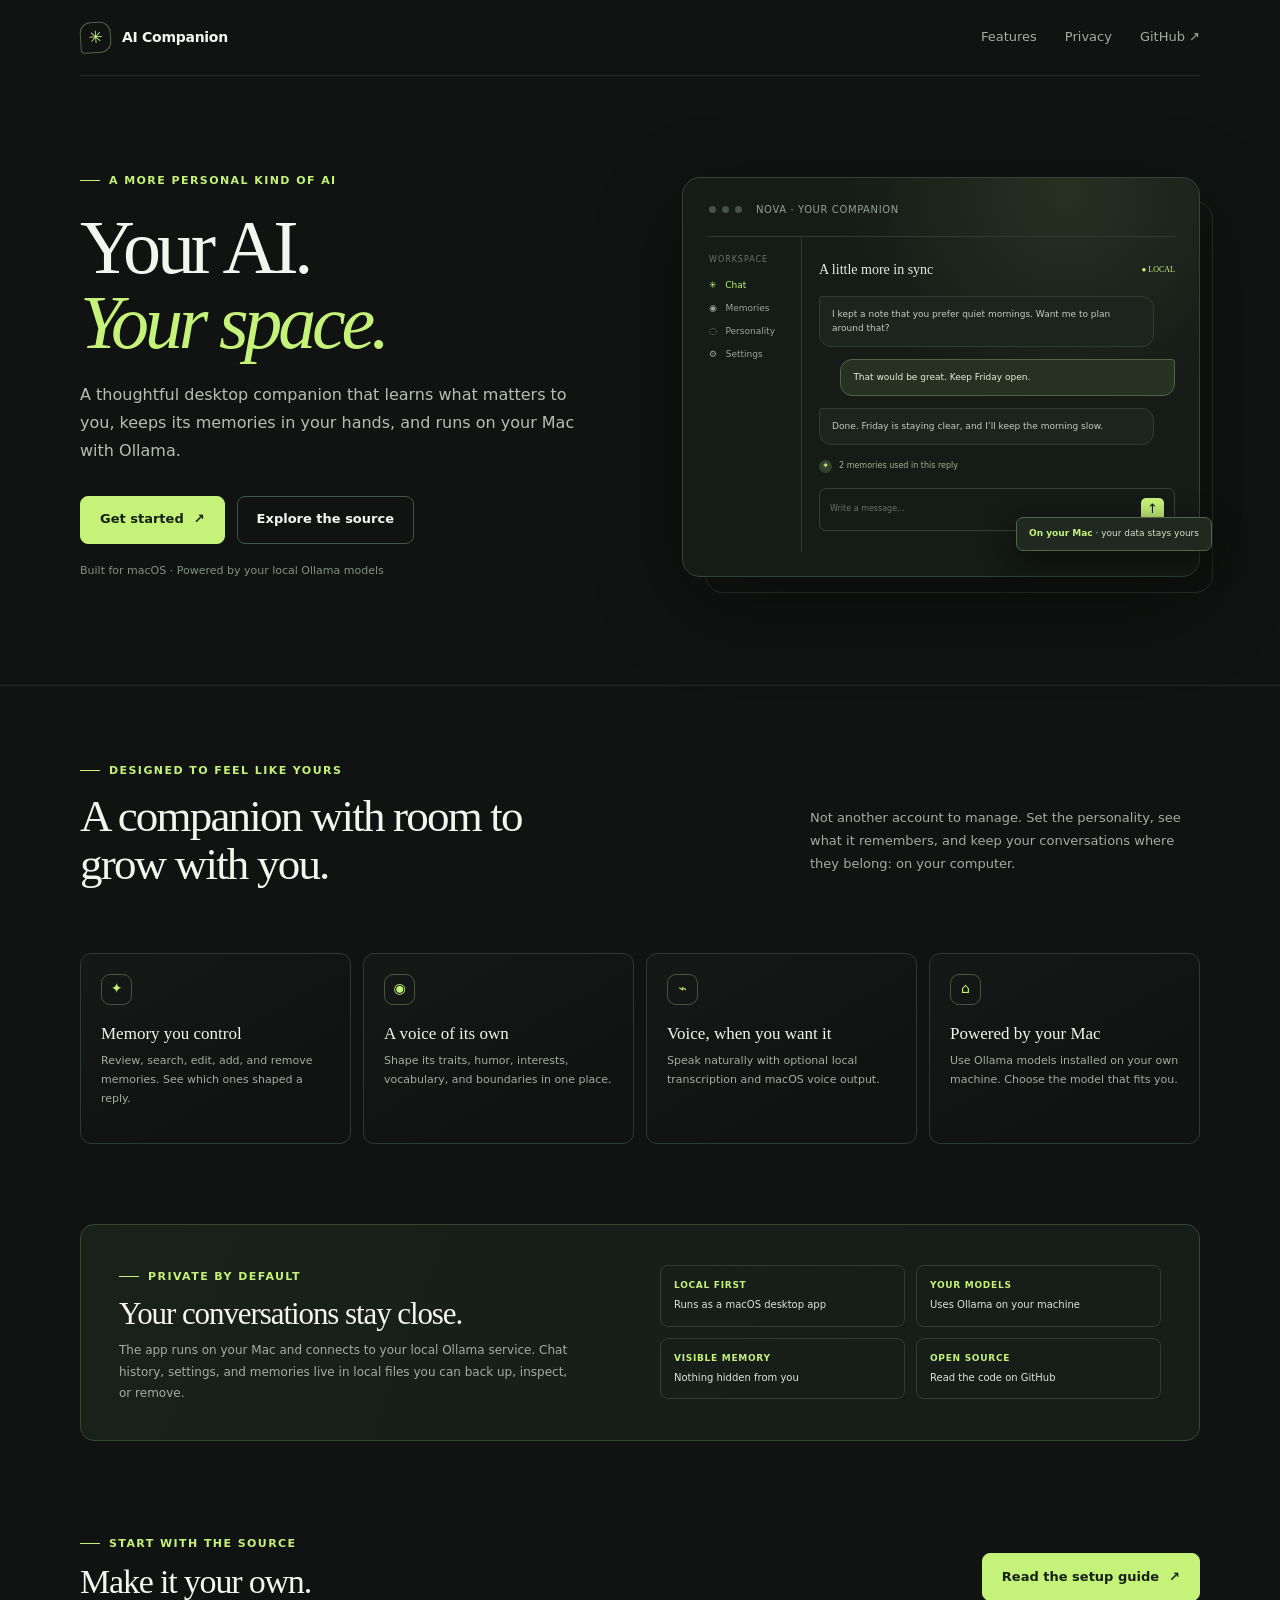
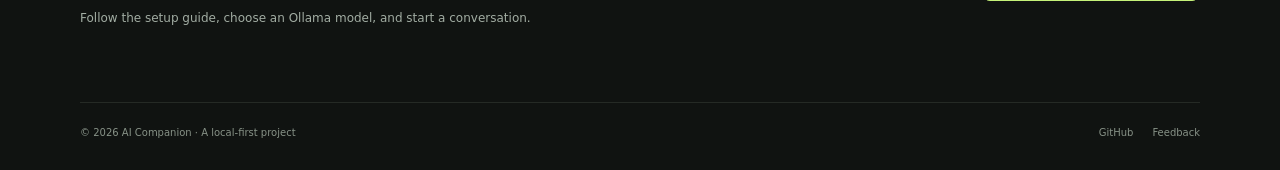
<file: site/index.html>
<!doctype html>
<html lang="en">
<head>
  <meta charset="utf-8">
  <meta name="viewport" content="width=device-width, initial-scale=1">
  <meta name="theme-color" content="#101311">
  <meta name="description" content="A local-first AI companion for macOS with editable memory, a configurable personality, voice, and Ollama.">
  <title>AI Companion — Your AI, on your Mac</title>
  <style>
    :root {
      color-scheme: dark;
      --bg: #101311;
      --panel: #171d19;
      --panel-2: #1d2520;
      --ink: #f3f5ee;
      --muted: #a2ada3;
      --line: #303b33;
      --lime: #c5f279;
      --mint: #b7e8d1;
      --serif: Georgia, 'Times New Roman', serif;
      font-family: Inter, ui-sans-serif, system-ui, -apple-system, BlinkMacSystemFont, 'Segoe UI', sans-serif;
    }
    * { box-sizing: border-box; }
    html { scroll-behavior: smooth; }
    body { margin: 0; background: var(--bg); color: var(--ink); line-height: 1.55; }
    a { color: inherit; text-decoration: none; }
    .wrap { width: min(1120px, calc(100% - 48px)); margin: 0 auto; }
    .nav { height: 76px; display: flex; align-items: center; justify-content: space-between; border-bottom: 1px solid rgba(211,229,203,.1); }
    .brand { display: inline-flex; align-items: center; gap: 11px; font-size: 14px; font-weight: 650; letter-spacing: -.02em; }
    .mark { width: 31px; height: 31px; display: grid; place-items: center; border: 1px solid #4e6344; border-radius: 11px 11px 11px 4px; color: var(--lime); font-size: 17px; transform: rotate(-4deg); }
    .brand span:last-child { transform: none; }
    .navlinks { display: flex; align-items: center; gap: 28px; color: var(--muted); font-size: 13px; }
    .navlinks a:hover, .text-link:hover { color: var(--lime); }
    .button { display: inline-flex; align-items: center; justify-content: center; gap: 10px; min-height: 48px; padding: 0 19px; border: 1px solid var(--lime); border-radius: 8px; background: var(--lime); color: #182016; font-size: 13px; font-weight: 750; transition: transform .18s ease, background .18s ease; }
    .button:hover { transform: translateY(-2px); background: #d5ff92; }
    .button.secondary { border-color: #455348; background: transparent; color: var(--ink); }
    .button.secondary:hover { border-color: var(--lime); color: var(--lime); }
    .hero { display: grid; grid-template-columns: 1.03fr .97fr; gap: 52px; align-items: center; padding: 88px 0 95px; }
    .eyebrow { display: inline-flex; align-items: center; gap: 9px; color: var(--lime); font-size: 11px; font-weight: 700; letter-spacing: .13em; text-transform: uppercase; }
    .eyebrow:before { content: ''; width: 20px; height: 1px; background: var(--lime); }
    h1 { max-width: 610px; margin: 21px 0 20px; font: 500 clamp(44px, 6vw, 76px)/.99 var(--serif); letter-spacing: -.055em; }
    h1 em { color: var(--lime); font-weight: 400; }
    .lede { max-width: 500px; margin: 0; color: #b5beb4; font-size: 16px; line-height: 1.75; }
    .actions { display: flex; flex-wrap: wrap; gap: 12px; margin-top: 31px; }
    .micro { margin-top: 18px; color: #849087; font-size: 11px; }
    .showcase { position: relative; padding: 24px; border: 1px solid #354239; border-radius: 18px; background: radial-gradient(ellipse at 74% 4%, rgba(146,193,103,.13), transparent 42%), #151b17; box-shadow: 0 28px 90px rgba(0,0,0,.32); }
    .showcase:before { content: ''; position: absolute; z-index: -1; inset: 23px -14px -17px 22px; border: 1px solid rgba(198,234,170,.13); border-radius: 18px; }
    .windowbar { display: flex; align-items: center; gap: 6px; padding: 0 2px 18px; border-bottom: 1px solid var(--line); }
    .dot { width: 7px; height: 7px; border-radius: 50%; background: #455247; }
    .window-title { margin-left: 8px; color: #93a096; font-size: 10px; letter-spacing: .06em; }
    .chat { display: grid; grid-template-columns: 95px 1fr; min-height: 315px; }
    .side { padding: 17px 12px 0 2px; border-right: 1px solid var(--line); }
    .side-label { margin: 0 0 13px; color: #68756b; font-size: 8px; letter-spacing: .12em; text-transform: uppercase; }
    .side-item { margin: 9px 0; color: #9aa69b; font-size: 9px; }
    .side-item.active { color: var(--lime); }
    .conversation { padding: 25px 0 0 17px; }
    .chathead { display: flex; justify-content: space-between; align-items: center; padding-bottom: 18px; color: #e5ebe2; font: 14px var(--serif); }
    .online { color: var(--lime); font: 8px var(--serif); }
    .bubble { max-width: 94%; margin: 0 0 12px; padding: 10px 12px; border: 1px solid #303c32; border-radius: 3px 12px 12px; background: #1c241e; color: #c3ccc1; font-size: 9px; line-height: 1.65; }
    .bubble.user { margin-left: auto; border-color: #536343; border-radius: 12px 3px 12px 12px; background: #273122; color: #e5f1d9; }
    .memory-note { display: flex; gap: 7px; align-items: center; margin-top: 15px; color: #a1b28e; font-size: 8px; }
    .memory-note span { display: inline-grid; width: 13px; height: 13px; place-items: center; border-radius: 50%; background: #34432c; color: var(--lime); }
    .input { display: flex; justify-content: space-between; align-items: center; margin-top: 15px; padding: 9px 10px; border: 1px solid #354138; border-radius: 7px; color: #68746b; font-size: 8px; }
    .send { display: grid; width: 23px; height: 23px; place-items: center; border-radius: 5px; background: var(--lime); color: #192015; font-size: 13px; }
    .local-tag { position: absolute; right: -13px; bottom: 25px; padding: 9px 12px; border: 1px solid #526346; border-radius: 7px; background: #20291f; color: #d5e2cb; box-shadow: 0 12px 30px #0b0d0b; font-size: 9px; }
    .local-tag strong { color: var(--lime); font-weight: 700; }
    .rule { border-top: 1px solid rgba(211,229,203,.11); }
    .intro { display: flex; justify-content: space-between; gap: 50px; padding: 68px 0 64px; }
    .intro h2, .section-title { max-width: 450px; margin: 13px 0 0; font: 500 clamp(30px, 4vw, 45px)/1.08 var(--serif); letter-spacing: -.04em; }
    .intro-copy { max-width: 390px; align-self: end; color: var(--muted); font-size: 13px; line-height: 1.8; }
    .features { display: grid; grid-template-columns: repeat(4, 1fr); gap: 12px; padding-bottom: 80px; }
    .feature { min-height: 191px; padding: 20px; border: 1px solid #2e3931; border-radius: 11px; background: linear-gradient(150deg, rgba(255,255,255,.025), transparent 70%); }
    .feature-icon { display: grid; width: 31px; height: 31px; place-items: center; border: 1px solid #46563e; border-radius: 9px; color: var(--lime); font-size: 14px; }
    .feature h3 { margin: 19px 0 7px; font: 17px var(--serif); }
    .feature p { margin: 0; color: var(--muted); font-size: 11px; line-height: 1.75; }
    .privacy { display: grid; grid-template-columns: 1fr 1fr; gap: 40px; align-items: center; margin-bottom: 86px; padding: 35px 38px; border: 1px solid #394536; border-radius: 14px; background: linear-gradient(110deg, #1a211a, #171d19 70%); }
    .privacy h2 { margin: 12px 0 10px; font: 500 31px/1.08 var(--serif); letter-spacing: -.035em; }
    .privacy p { max-width: 450px; margin: 0; color: var(--muted); font-size: 12px; line-height: 1.8; }
    .facts { display: grid; grid-template-columns: 1fr 1fr; gap: 11px; }
    .fact { padding: 13px; border: 1px solid #303c32; border-radius: 8px; color: #dce4d9; font-size: 10px; }
    .fact b { display: block; margin-bottom: 4px; color: var(--lime); font-size: 9px; letter-spacing: .08em; text-transform: uppercase; }
    .start { display: flex; align-items: center; justify-content: space-between; gap: 24px; padding: 0 0 74px; }
    .start h2 { margin: 11px 0 8px; font: 500 34px var(--serif); letter-spacing: -.035em; }
    .start p { margin: 0; color: var(--muted); font-size: 12px; }
    footer { display: flex; justify-content: space-between; gap: 15px; padding: 22px 0 30px; border-top: 1px solid rgba(211,229,203,.11); color: #879287; font-size: 10px; }
    .footlinks { display: flex; gap: 19px; }
    .footlinks a:hover { color: var(--lime); }
    @media (max-width: 800px) {
      .hero { grid-template-columns: 1fr; gap: 53px; padding: 67px 0 78px; }
      .showcase { width: min(100%, 520px); margin: 0 auto; }
      .features { grid-template-columns: repeat(2, 1fr); }
      .intro { display: block; }
      .intro-copy { margin-top: 22px; }
    }
    @media (max-width: 520px) {
      .wrap { width: min(100% - 32px, 1120px); }
      .nav { height: 66px; }
      .navlinks { gap: 15px; font-size: 11px; }
      .navlinks .hide-mobile { display: none; }
      .hero { padding: 54px 0 64px; }
      h1 { font-size: 51px; }
      .lede { font-size: 14px; }
      .showcase { padding: 17px; }
      .chat { grid-template-columns: 78px 1fr; }
      .conversation { padding-left: 12px; }
      .bubble { font-size: 8px; }
      .local-tag { right: -7px; }
      .features { gap: 8px; }
      .feature { min-height: 180px; padding: 14px; }
      .feature h3 { font-size: 15px; }
      .privacy { grid-template-columns: 1fr; gap: 25px; padding: 25px 20px; }
      .start { display: block; }
      .start .button { margin-top: 20px; }
      footer { flex-direction: column; }
    }
    @media (prefers-reduced-motion: reduce) { html { scroll-behavior: auto; } *, *:before, *:after { transition-duration: .01ms !important; } }
  </style>
</head>
<body>
  <header class="wrap nav">
    <a class="brand" href="#top" aria-label="AI Companion home"><span class="mark" aria-hidden="true">✳</span><span>AI Companion</span></a>
    <nav class="navlinks" aria-label="Main navigation">
      <a class="hide-mobile" href="#features">Features</a>
      <a class="hide-mobile" href="#privacy">Privacy</a>
      <a href="https://github.com/sarthak045130/ai-companion">GitHub ↗</a>
    </nav>
  </header>

  <main id="top">
    <section class="wrap hero">
      <div>
        <div class="eyebrow">A more personal kind of AI</div>
        <h1>Your AI.<br><em>Your space.</em></h1>
        <p class="lede">A thoughtful desktop companion that learns what matters to you, keeps its memories in your hands, and runs on your Mac with Ollama.</p>
        <div class="actions">
          <a class="button" href="https://github.com/sarthak045130/ai-companion#run-it">Get started <span aria-hidden="true">↗</span></a>
          <a class="button secondary" href="https://github.com/sarthak045130/ai-companion">Explore the source</a>
        </div>
        <p class="micro">Built for macOS · Powered by your local Ollama models</p>
      </div>
      <div class="showcase" aria-label="Illustrated preview of the chat interface">
        <div class="windowbar"><i class="dot"></i><i class="dot"></i><i class="dot"></i><span class="window-title">NOVA · YOUR COMPANION</span></div>
        <div class="chat">
          <aside class="side"><p class="side-label">Workspace</p><p class="side-item active">✳ &nbsp; Chat</p><p class="side-item">◉ &nbsp; Memories</p><p class="side-item">◌ &nbsp; Personality</p><p class="side-item">⚙ &nbsp; Settings</p></aside>
          <div class="conversation">
            <div class="chathead">A little more in sync <span class="online">● LOCAL</span></div>
            <div class="bubble">I kept a note that you prefer quiet mornings. Want me to plan around that?</div>
            <div class="bubble user">That would be great. Keep Friday open.</div>
            <div class="bubble">Done. Friday is staying clear, and I’ll keep the morning slow.</div>
            <div class="memory-note"><span>✦</span> 2 memories used in this reply</div>
            <div class="input">Write a message... <span class="send">↑</span></div>
          </div>
        </div>
        <div class="local-tag"><strong>On your Mac</strong> · your data stays yours</div>
      </div>
    </section>

    <div class="rule"></div>
    <section class="wrap" id="features">
      <div class="intro">
        <div><div class="eyebrow">Designed to feel like yours</div><h2>A companion with room to grow with you.</h2></div>
        <p class="intro-copy">Not another account to manage. Set the personality, see what it remembers, and keep your conversations where they belong: on your computer.</p>
      </div>
      <div class="features">
        <article class="feature"><div class="feature-icon">✦</div><h3>Memory you control</h3><p>Review, search, edit, add, and remove memories. See which ones shaped a reply.</p></article>
        <article class="feature"><div class="feature-icon">◉</div><h3>A voice of its own</h3><p>Shape its traits, humor, interests, vocabulary, and boundaries in one place.</p></article>
        <article class="feature"><div class="feature-icon">⌁</div><h3>Voice, when you want it</h3><p>Speak naturally with optional local transcription and macOS voice output.</p></article>
        <article class="feature"><div class="feature-icon">⌂</div><h3>Powered by your Mac</h3><p>Use Ollama models installed on your own machine. Choose the model that fits you.</p></article>
      </div>
    </section>

    <section class="wrap privacy" id="privacy">
      <div><div class="eyebrow">Private by default</div><h2>Your conversations stay close.</h2><p>The app runs on your Mac and connects to your local Ollama service. Chat history, settings, and memories live in local files you can back up, inspect, or remove.</p></div>
      <div class="facts"><div class="fact"><b>Local first</b>Runs as a macOS desktop app</div><div class="fact"><b>Your models</b>Uses Ollama on your machine</div><div class="fact"><b>Visible memory</b>Nothing hidden from you</div><div class="fact"><b>Open source</b>Read the code on GitHub</div></div>
    </section>

    <section class="wrap start">
      <div><div class="eyebrow">Start with the source</div><h2>Make it your own.</h2><p>Follow the setup guide, choose an Ollama model, and start a conversation.</p></div>
      <a class="button" href="https://github.com/sarthak045130/ai-companion#run-it">Read the setup guide <span aria-hidden="true">↗</span></a>
    </section>
  </main>

  <footer class="wrap"><span>© 2026 AI Companion · A local-first project</span><div class="footlinks"><a href="https://github.com/sarthak045130/ai-companion">GitHub</a><a href="https://github.com/sarthak045130/ai-companion/issues">Feedback</a></div></footer>
</body>
</html>
</file>
